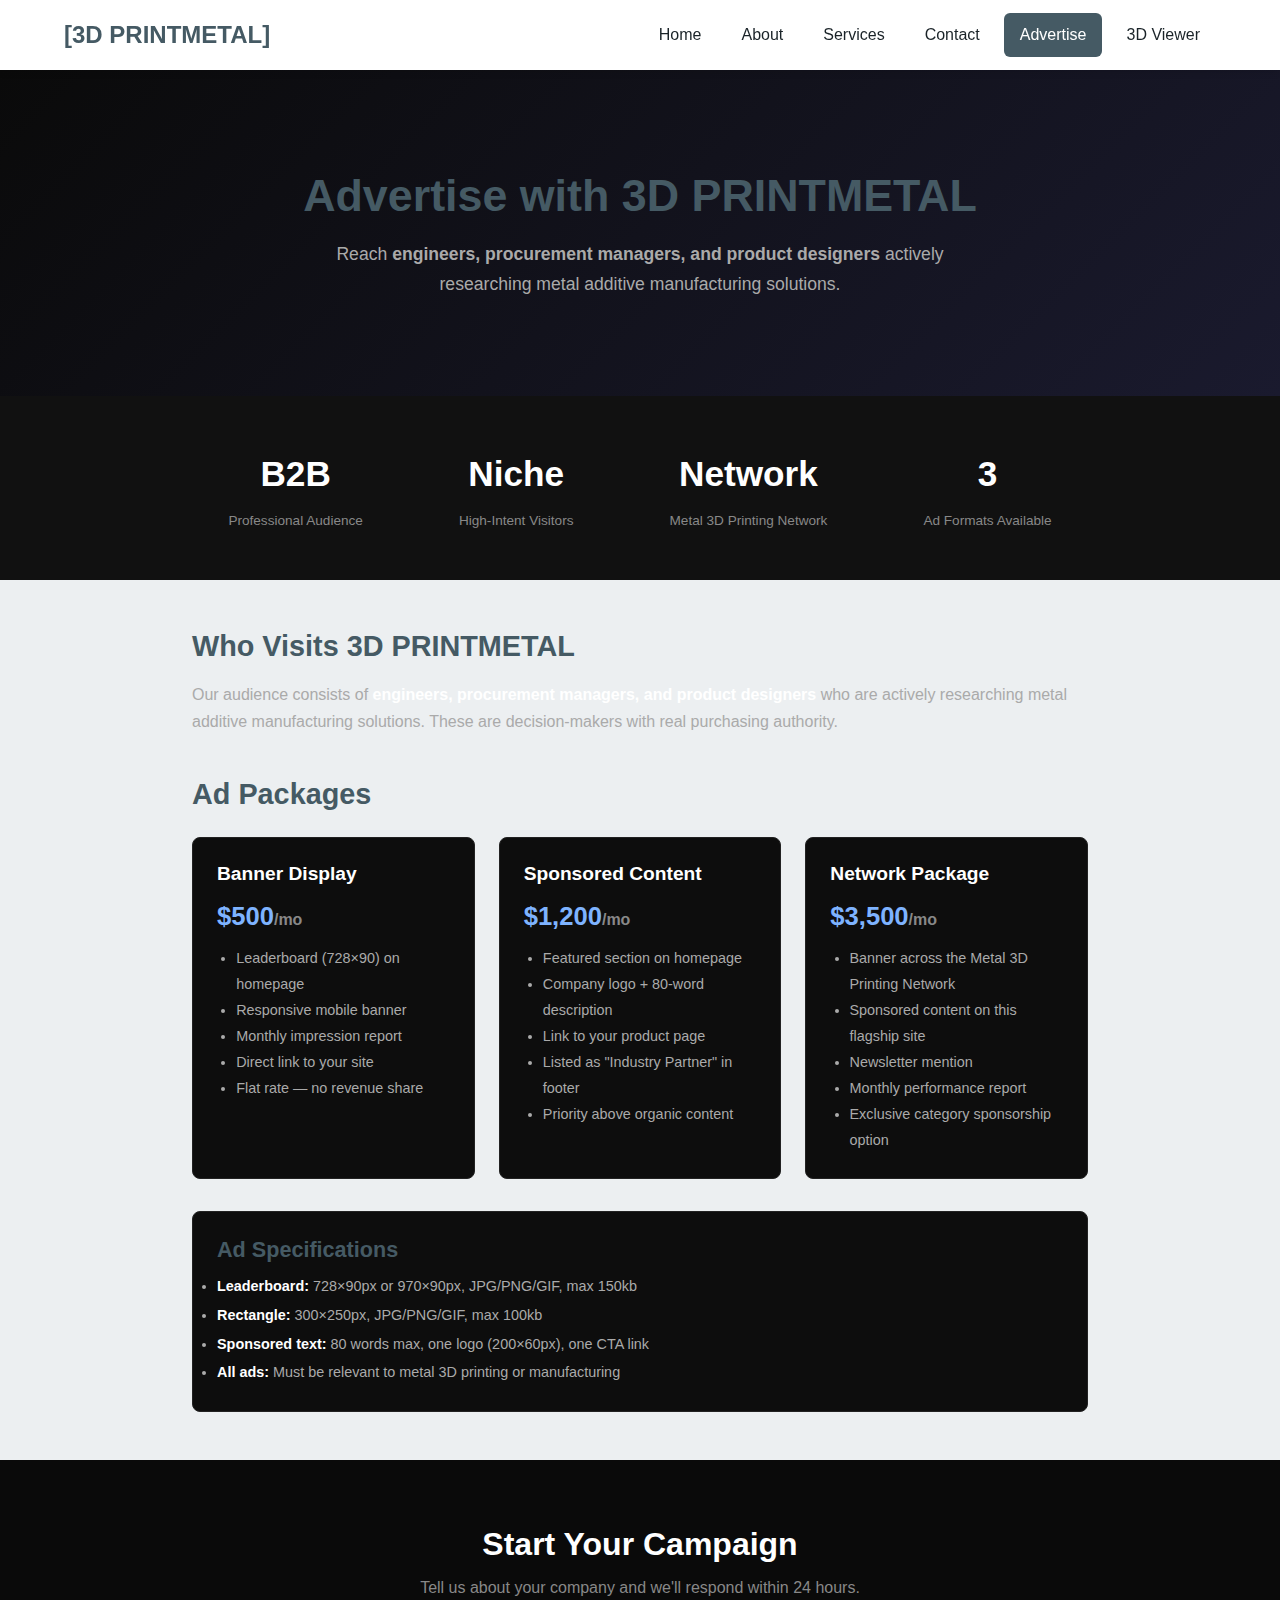
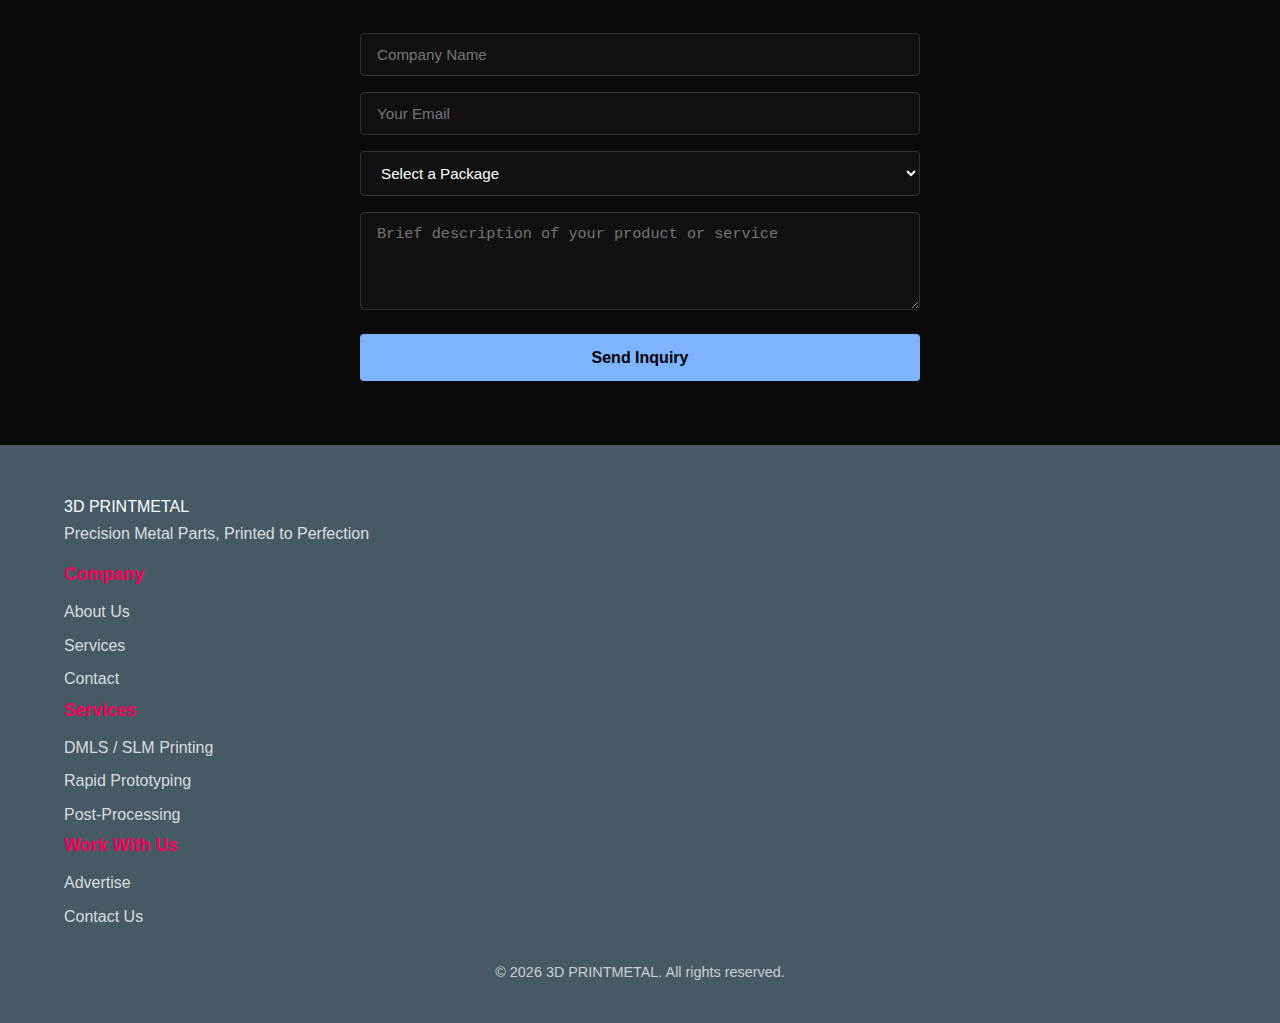
<file: advertise.html>
<!DOCTYPE html>
<html lang="en">
<head>
    <meta charset="UTF-8">
    <meta name="viewport" content="width=device-width, initial-scale=1.0">
    <meta name="description" content="Advertise with 3D PRINTMETAL — reach engineers, procurement managers, and product designers actively researching metal additive manufacturing.">
    <title>Advertise with 3D PRINTMETAL | Reach Metal 3D Printing Professionals</title>
    <link rel="stylesheet" href="css/style.css">
    <style>
      .advertise-hero{background:linear-gradient(135deg,#0a0a0a 0%,#1a1a2e 100%);color:#fff;padding:6rem 2rem 4rem;text-align:center;}
      .advertise-hero h1{font-size:2.8rem;margin-bottom:1rem;}
      .advertise-hero p{font-size:1.1rem;color:#aaa;max-width:640px;margin:0 auto 2rem;}
      .stats-row{display:flex;justify-content:center;gap:2rem;flex-wrap:wrap;background:#111;padding:2rem;text-align:center;}
      .stat-box{padding:1rem 2rem;}
      .stat-box .num{font-size:2.2rem;font-weight:700;color:#fff;}
      .stat-box .label{font-size:0.85rem;color:#888;margin-top:0.3rem;}
      .section{max-width:960px;margin:0 auto;padding:3rem 2rem;}
      .section h2{font-size:1.8rem;margin-bottom:1rem;}
      .packages{display:grid;grid-template-columns:repeat(auto-fit,minmax(260px,1fr));gap:1.5rem;margin-top:1.5rem;}
      .package-card{border:1px solid #222;border-radius:8px;padding:1.5rem;background:#0d0d0d;}
      .package-card h3{font-size:1.2rem;color:#fff;margin-bottom:0.5rem;}
      .package-card .price{font-size:1.6rem;font-weight:700;color:#7eb3ff;margin:0.5rem 0;}
      .package-card ul{color:#aaa;font-size:0.9rem;padding-left:1.2rem;line-height:1.8;}
      .contact-section{background:#0a0a0a;padding:4rem 2rem;text-align:center;}
      .contact-section h2{color:#fff;margin-bottom:0.5rem;}
      .contact-section p{color:#888;margin-bottom:2rem;}
      .adv-form{max-width:560px;margin:0 auto;text-align:left;}
      .adv-form input,.adv-form select,.adv-form textarea{width:100%;padding:0.75rem 1rem;margin-bottom:1rem;background:#111;border:1px solid #333;color:#fff;border-radius:4px;font-size:0.95rem;box-sizing:border-box;}
      .adv-form button{width:100%;padding:0.9rem;background:#7eb3ff;color:#000;border:none;border-radius:4px;font-weight:700;font-size:1rem;cursor:pointer;}
    </style>
</head>
<body>
  <div class="grain-overlay"></div>
  <header class="site-header">
    <nav class="navbar">
      <div class="nav-container">
        <a href="index.html" class="nav-logo">
          <span class="logo-bracket">[</span><span class="logo-text">3D PRINTMETAL</span><span class="logo-bracket">]</span>
        </a>
        <ul class="nav-menu">
          <li><a href="index.html" class="nav-link">Home</a></li>
          <li><a href="about.html" class="nav-link">About</a></li>
          <li><a href="services.html" class="nav-link">Services</a></li>
          <li><a href="contact.html" class="nav-link">Contact</a></li>
          <li><a href="advertise.html" class="nav-link active">Advertise</a></li>
                    <li><a href="viewer.html" class="nav-link">3D Viewer</a></li>
        </ul>
      </div>
    </nav>
  </header>
  <main>
    <section class="advertise-hero">
      <h1>Advertise with 3D PRINTMETAL</h1>
      <p>Reach <strong>engineers, procurement managers, and product designers</strong> actively researching metal additive manufacturing solutions.</p>
    </section>
    <div class="stats-row">
      <div class="stat-box"><div class="num">B2B</div><div class="label">Professional Audience</div></div>
      <div class="stat-box"><div class="num">Niche</div><div class="label">High-Intent Visitors</div></div>
      <div class="stat-box"><div class="num">Network</div><div class="label">Metal 3D Printing Network</div></div>
      <div class="stat-box"><div class="num">3</div><div class="label">Ad Formats Available</div></div>
    </div>
    <section class="section">
      <h2>Who Visits 3D PRINTMETAL</h2>
      <p style="color:#aaa;">Our audience consists of <strong style="color:#fff;">engineers, procurement managers, and product designers</strong> who are actively researching metal additive manufacturing solutions. These are decision-makers with real purchasing authority.</p>
      <h2 style="margin-top:2.5rem;">Ad Packages</h2>
      <div class="packages">
        <div class="package-card">
          <h3>Banner Display</h3>
          <div class="price">$500<span style="font-size:1rem;color:#888;">/mo</span></div>
          <ul>
            <li>Leaderboard (728×90) on homepage</li>
            <li>Responsive mobile banner</li>
            <li>Monthly impression report</li>
            <li>Direct link to your site</li>
            <li>Flat rate — no revenue share</li>
          </ul>
        </div>
        <div class="package-card">
          <h3>Sponsored Content</h3>
          <div class="price">$1,200<span style="font-size:1rem;color:#888;">/mo</span></div>
          <ul>
            <li>Featured section on homepage</li>
            <li>Company logo + 80-word description</li>
            <li>Link to your product page</li>
            <li>Listed as "Industry Partner" in footer</li>
            <li>Priority above organic content</li>
          </ul>
        </div>
        <div class="package-card">
          <h3>Network Package</h3>
          <div class="price">$3,500<span style="font-size:1rem;color:#888;">/mo</span></div>
          <ul>
            <li>Banner across the Metal 3D Printing Network</li>
            <li>Sponsored content on this flagship site</li>
            <li>Newsletter mention</li>
            <li>Monthly performance report</li>
            <li>Exclusive category sponsorship option</li>
          </ul>
        </div>
      </div>
      <div style="margin-top:2rem;padding:1.5rem;background:#0d0d0d;border:1px solid #222;border-radius:8px;">
        <h3 style="margin-bottom:0.5rem;">Ad Specifications</h3>
        <ul style="color:#aaa;font-size:0.9rem;line-height:2;">
          <li><strong style="color:#fff;">Leaderboard:</strong> 728×90px or 970×90px, JPG/PNG/GIF, max 150kb</li>
          <li><strong style="color:#fff;">Rectangle:</strong> 300×250px, JPG/PNG/GIF, max 100kb</li>
          <li><strong style="color:#fff;">Sponsored text:</strong> 80 words max, one logo (200×60px), one CTA link</li>
          <li><strong style="color:#fff;">All ads:</strong> Must be relevant to metal 3D printing or manufacturing</li>
        </ul>
      </div>
    </section>
    <section class="contact-section">
      <h2>Start Your Campaign</h2>
      <p>Tell us about your company and we'll respond within 24 hours.</p>
      <form class="adv-form" action="https://api.web3forms.com/submit" method="POST">
        <input type="hidden" name="access_key" value="6f33053b-6d08-414b-9615-665f88c98da8">
        <input type="hidden" name="subject" value="Advertising Inquiry — 3D PRINTMETAL">
        <input type="hidden" name="redirect" value="https://3dprintmetal.com/contact.html">
        <input type="text" name="company" placeholder="Company Name" required>
        <input type="email" name="email" placeholder="Your Email" required>
        <select name="package">
          <option value="">Select a Package</option>
          <option value="banner">Banner Display — $500/mo</option>
          <option value="sponsored">Sponsored Content — $1,200/mo</option>
          <option value="network">Network Package — $3,500/mo</option>
          <option value="custom">Custom / Let's Talk</option>
        </select>
        <textarea name="message" rows="4" placeholder="Brief description of your product or service"></textarea>
        <button type="submit">Send Inquiry</button>
      </form>
    </section>
  </main>
  <footer class="site-footer">
    <div class="footer-container">
      <div class="footer-main">
        <div class="footer-brand">
          <div class="footer-logo">3D PRINTMETAL</div>
          <p>Precision Metal Parts, Printed to Perfection</p>
        </div>
        <div class="footer-links">
          <div class="footer-column">
            <h4>Company</h4>
            <ul>
              <li><a href="about.html">About Us</a></li>
              <li><a href="services.html">Services</a></li>
              <li><a href="contact.html">Contact</a></li>
            </ul>
          </div>
          <div class="footer-column">
            <h4>Services</h4>
            <ul>
              <li><a href="services.html">DMLS / SLM Printing</a></li>
              <li><a href="services.html">Rapid Prototyping</a></li>
              <li><a href="services.html">Post-Processing</a></li>
            </ul>
          </div>
          <div class="footer-column">
            <h4>Work With Us</h4>
            <ul>
              <li><a href="advertise.html">Advertise</a></li>
              <li><a href="contact.html">Contact Us</a></li>
            </ul>
          </div>
        </div>
      </div>
      <div class="footer-bottom">
        <p>&copy; 2026 3D PRINTMETAL. All rights reserved.</p>
      </div>
    </div>
  </footer>
  <script src="js/main.js"></script>
</body>
</html>
</file>
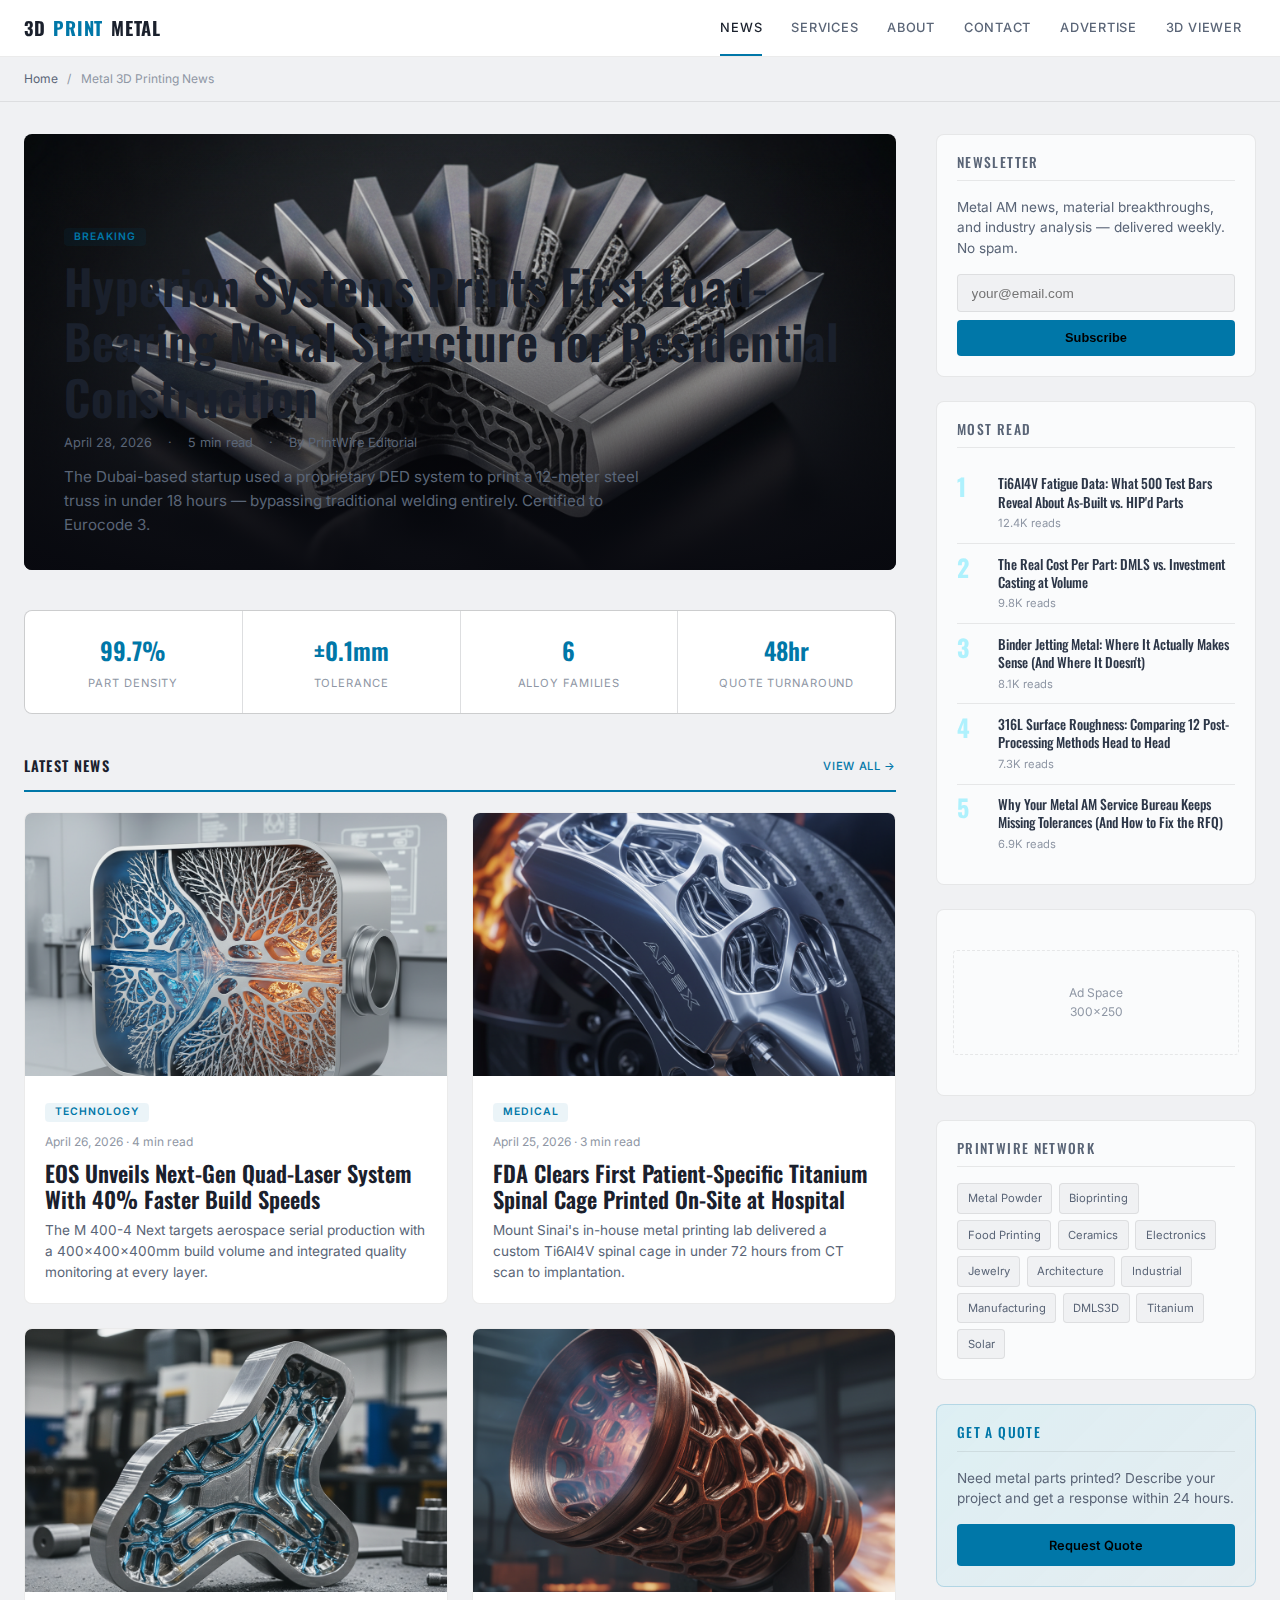
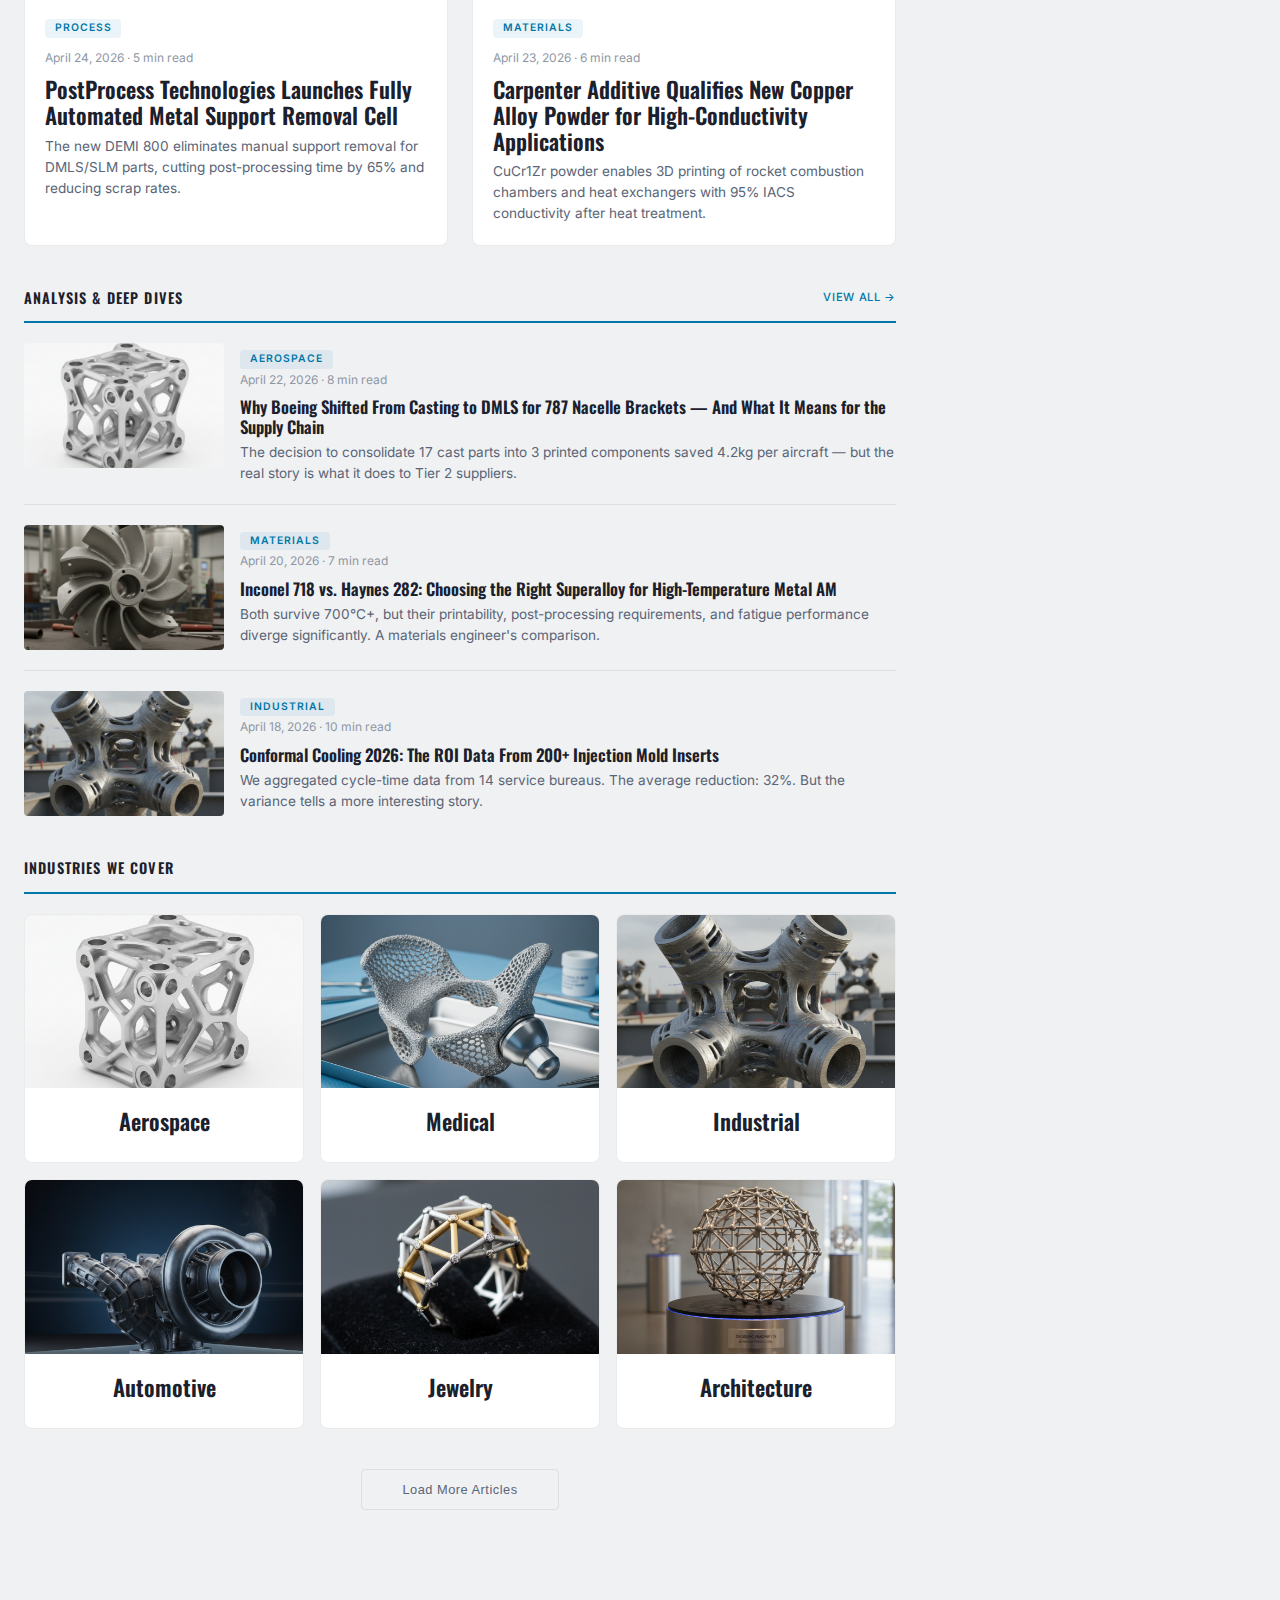
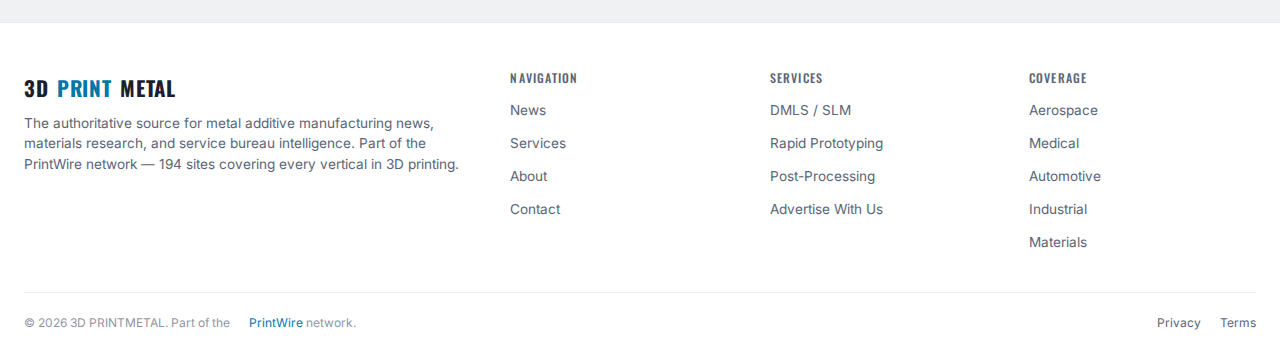
<file: index-editorial.html>
<!DOCTYPE html>
<html lang="en">
<head>
  <meta charset="UTF-8">
  <meta name="viewport" content="width=device-width, initial-scale=1.0">
  <meta name="description" content="3D Printmetal — Metal additive manufacturing news, research, and services. DMLS, SLM, EBM coverage for aerospace, medical, and industrial applications.">
  <title>3D PRINTMETAL — Metal Additive Manufacturing News &amp; Services</title>
  <link rel="preconnect" href="https://fonts.googleapis.com">
  <link rel="preconnect" href="https://fonts.gstatic.com" crossorigin>
  <link href="https://fonts.googleapis.com/css2?family=Inter:wght@400;500;600;700&family=Oswald:wght@400;500;600;700&display=swap" rel="stylesheet">
  <link rel="stylesheet" href="css/editorial.css">
</head>
<body>

<!-- ── Header ─────────────────────────────────── -->
<header class="ed-header">
  <div class="ed-header-inner">
    <a href="index-editorial.html" class="ed-logo">
      3D<span class="ed-logo-accent">PRINT</span>METAL
    </a>
    <button class="ed-nav-toggle" aria-label="Menu" onclick="document.querySelector('.ed-nav').classList.toggle('open')">&#9776;</button>
    <nav class="ed-nav">
      <a href="index-editorial.html" class="active">News</a>
      <a href="services.html">Services</a>
      <a href="about.html">About</a>
      <a href="contact.html">Contact</a>
      <a href="advertise.html">Advertise</a>
      <a href="viewer.html">3D Viewer</a>
    </nav>
  </div>
</header>

<!-- ── Breadcrumbs ────────────────────────────── -->
<div class="ed-breadcrumbs">
  <a href="index-editorial.html">Home</a> <span>/</span> Metal 3D Printing News
</div>

<!-- ── Main Layout ────────────────────────────── -->
<div class="ed-layout">
  <div class="ed-main">

    <!-- Featured Story -->
    <article class="ed-hero">
      <img src="images/hero-main.png" alt="Hyperion Systems 3D printed construction">
      <div class="ed-hero-overlay"></div>
      <div class="ed-hero-content">
        <span class="ed-badge">Breaking</span>
        <h1><a href="#">Hyperion Systems Prints First Load-Bearing Metal Structure for Residential Construction</a></h1>
        <div class="ed-hero-meta">
          <span>April 28, 2026</span>
          <span>·</span>
          <span>5 min read</span>
          <span>·</span>
          <span>By PrintWire Editorial</span>
        </div>
        <p class="ed-hero-excerpt">The Dubai-based startup used a proprietary DED system to print a 12-meter steel truss in under 18 hours — bypassing traditional welding entirely. Certified to Eurocode 3.</p>
      </div>
    </article>

    <!-- Stats Bar -->
    <div class="ed-stats">
      <div class="ed-stat">
        <div class="ed-stat-value">99.7%</div>
        <div class="ed-stat-label">Part Density</div>
      </div>
      <div class="ed-stat">
        <div class="ed-stat-value">±0.1mm</div>
        <div class="ed-stat-label">Tolerance</div>
      </div>
      <div class="ed-stat">
        <div class="ed-stat-value">6</div>
        <div class="ed-stat-label">Alloy Families</div>
      </div>
      <div class="ed-stat">
        <div class="ed-stat-value">48hr</div>
        <div class="ed-stat-label">Quote Turnaround</div>
      </div>
    </div>

    <!-- Latest News — Card Grid -->
    <div class="ed-section-label">
      Latest News
      <a href="#">View All &rarr;</a>
    </div>
    <div class="ed-card-grid">
      <article class="ed-card">
        <img class="ed-card-img" src="images/dmls-printing.png" alt="EOS M 400-4 multi-laser system">
        <div class="ed-card-body">
          <span class="ed-badge">Technology</span>
          <div class="ed-card-meta">April 26, 2026 · 4 min read</div>
          <h3><a href="#">EOS Unveils Next-Gen Quad-Laser System With 40% Faster Build Speeds</a></h3>
          <p class="ed-card-excerpt">The M 400-4 Next targets aerospace serial production with a 400×400×400mm build volume and integrated quality monitoring at every layer.</p>
        </div>
      </article>
      <article class="ed-card">
        <img class="ed-card-img" src="images/metal-parts.png" alt="Titanium hip implant printed with EBM">
        <div class="ed-card-body">
          <span class="ed-badge">Medical</span>
          <div class="ed-card-meta">April 25, 2026 · 3 min read</div>
          <h3><a href="#">FDA Clears First Patient-Specific Titanium Spinal Cage Printed On-Site at Hospital</a></h3>
          <p class="ed-card-excerpt">Mount Sinai's in-house metal printing lab delivered a custom Ti6Al4V spinal cage in under 72 hours from CT scan to implantation.</p>
        </div>
      </article>
      <article class="ed-card">
        <img class="ed-card-img" src="images/post-processing.png" alt="Automated post-processing cell">
        <div class="ed-card-body">
          <span class="ed-badge">Process</span>
          <div class="ed-card-meta">April 24, 2026 · 5 min read</div>
          <h3><a href="#">PostProcess Technologies Launches Fully Automated Metal Support Removal Cell</a></h3>
          <p class="ed-card-excerpt">The new DEMI 800 eliminates manual support removal for DMLS/SLM parts, cutting post-processing time by 65% and reducing scrap rates.</p>
        </div>
      </article>
      <article class="ed-card">
        <img class="ed-card-img" src="images/metal-powder.png" alt="Metal powder characterization">
        <div class="ed-card-body">
          <span class="ed-badge">Materials</span>
          <div class="ed-card-meta">April 23, 2026 · 6 min read</div>
          <h3><a href="#">Carpenter Additive Qualifies New Copper Alloy Powder for High-Conductivity Applications</a></h3>
          <p class="ed-card-excerpt">CuCr1Zr powder enables 3D printing of rocket combustion chambers and heat exchangers with 95% IACS conductivity after heat treatment.</p>
        </div>
      </article>
    </div>

    <!-- More Stories — List Format -->
    <div class="ed-section-label">
      Analysis &amp; Deep Dives
      <a href="#">View All &rarr;</a>
    </div>
    <div class="ed-list">
      <article class="ed-list-item">
        <img src="images/aerospace.png" alt="Topology-optimized aerospace bracket">
        <div>
          <span class="ed-badge">Aerospace</span>
          <div class="ed-card-meta">April 22, 2026 · 8 min read</div>
          <h3><a href="#">Why Boeing Shifted From Casting to DMLS for 787 Nacelle Brackets — And What It Means for the Supply Chain</a></h3>
          <p class="ed-card-excerpt">The decision to consolidate 17 cast parts into 3 printed components saved 4.2kg per aircraft — but the real story is what it does to Tier 2 suppliers.</p>
        </div>
      </article>
      <article class="ed-list-item">
        <img src="images/impeller.png" alt="Inconel 718 impeller">
        <div>
          <span class="ed-badge">Materials</span>
          <div class="ed-card-meta">April 20, 2026 · 7 min read</div>
          <h3><a href="#">Inconel 718 vs. Haynes 282: Choosing the Right Superalloy for High-Temperature Metal AM</a></h3>
          <p class="ed-card-excerpt">Both survive 700°C+, but their printability, post-processing requirements, and fatigue performance diverge significantly. A materials engineer's comparison.</p>
        </div>
      </article>
      <article class="ed-list-item">
        <img src="images/industrial.png" alt="Conformal cooling insert">
        <div>
          <span class="ed-badge">Industrial</span>
          <div class="ed-card-meta">April 18, 2026 · 10 min read</div>
          <h3><a href="#">Conformal Cooling 2026: The ROI Data From 200+ Injection Mold Inserts</a></h3>
          <p class="ed-card-excerpt">We aggregated cycle-time data from 14 service bureaus. The average reduction: 32%. But the variance tells a more interesting story.</p>
        </div>
      </article>
    </div>

    <!-- Industries Section -->
    <div class="ed-section-label">
      Industries We Cover
    </div>
    <div class="ed-card-grid" style="grid-template-columns: repeat(3, 1fr); gap: 1rem; margin-bottom: 2.5rem;">
      <a href="#" class="ed-card" style="text-align:center;">
        <img class="ed-card-img" src="images/aerospace.png" alt="Aerospace">
        <div class="ed-card-body"><h3>Aerospace</h3></div>
      </a>
      <a href="#" class="ed-card" style="text-align:center;">
        <img class="ed-card-img" src="images/medical.png" alt="Medical">
        <div class="ed-card-body"><h3>Medical</h3></div>
      </a>
      <a href="#" class="ed-card" style="text-align:center;">
        <img class="ed-card-img" src="images/industrial.png" alt="Industrial">
        <div class="ed-card-body"><h3>Industrial</h3></div>
      </a>
      <a href="#" class="ed-card" style="text-align:center;">
        <img class="ed-card-img" src="images/automotive.png" alt="Automotive">
        <div class="ed-card-body"><h3>Automotive</h3></div>
      </a>
      <a href="#" class="ed-card" style="text-align:center;">
        <img class="ed-card-img" src="images/jewelry.png" alt="Jewelry">
        <div class="ed-card-body"><h3>Jewelry</h3></div>
      </a>
      <a href="#" class="ed-card" style="text-align:center;">
        <img class="ed-card-img" src="images/lattice-dome.png" alt="Architecture">
        <div class="ed-card-body"><h3>Architecture</h3></div>
      </a>
    </div>

    <!-- Load More -->
    <div class="ed-load-more">
      <button>Load More Articles</button>
    </div>

  </div>

  <!-- ── Sidebar ─────────────────────────────── -->
  <aside class="ed-sidebar">

    <!-- Newsletter -->
    <div class="ed-sidebar-block ed-newsletter">
      <h4>Newsletter</h4>
      <p>Metal AM news, material breakthroughs, and industry analysis — delivered weekly. No spam.</p>
      <form action="https://api.web3forms.com/submit" method="POST" onsubmit="this.querySelector('button').textContent='Subscribed!';this.querySelector('button').disabled=true;">
        <input type="hidden" name="access_key" value="6f33053b-6d08-414b-9615-665f88c98da8">
        <input type="hidden" name="subject" value="Newsletter Signup — 3dprintmetal.com">
        <input type="hidden" name="from_name" value="Newsletter Signup">
        <input type="hidden" name="ccs" value="printwire@gmail.com">
        <input type="email" name="email" placeholder="your@email.com" required>
        <button type="submit">Subscribe</button>
      </form>
    </div>

    <!-- Popular Stories -->
    <div class="ed-sidebar-block">
      <h4>Most Read</h4>
      <div class="ed-popular-item">
        <span class="ed-popular-num">1</span>
        <div>
          <h3><a href="#">Ti6Al4V Fatigue Data: What 500 Test Bars Reveal About As-Built vs. HIP'd Parts</a></h3>
          <div class="ed-popular-meta">12.4K reads</div>
        </div>
      </div>
      <div class="ed-popular-item">
        <span class="ed-popular-num">2</span>
        <div>
          <h3><a href="#">The Real Cost Per Part: DMLS vs. Investment Casting at Volume</a></h3>
          <div class="ed-popular-meta">9.8K reads</div>
        </div>
      </div>
      <div class="ed-popular-item">
        <span class="ed-popular-num">3</span>
        <div>
          <h3><a href="#">Binder Jetting Metal: Where It Actually Makes Sense (And Where It Doesn't)</a></h3>
          <div class="ed-popular-meta">8.1K reads</div>
        </div>
      </div>
      <div class="ed-popular-item">
        <span class="ed-popular-num">4</span>
        <div>
          <h3><a href="#">316L Surface Roughness: Comparing 12 Post-Processing Methods Head to Head</a></h3>
          <div class="ed-popular-meta">7.3K reads</div>
        </div>
      </div>
      <div class="ed-popular-item">
        <span class="ed-popular-num">5</span>
        <div>
          <h3><a href="#">Why Your Metal AM Service Bureau Keeps Missing Tolerances (And How to Fix the RFQ)</a></h3>
          <div class="ed-popular-meta">6.9K reads</div>
        </div>
      </div>
    </div>

    <!-- Ad Placeholder -->
    <div class="ed-sidebar-block" style="text-align:center; color: var(--text-faint); font-size: 0.75rem; padding: 2.5rem 1rem;">
      <div style="border: 1px dashed var(--border); border-radius: 4px; padding: 2rem 1rem;">
        Ad Space<br>300×250
      </div>
    </div>

    <!-- Network Links -->
    <div class="ed-sidebar-block">
      <h4>PrintWire Network</h4>
      <div class="ed-network-links">
        <a href="https://metalpowder.co">Metal Powder</a>
        <a href="https://3dprinttissue.com">Bioprinting</a>
        <a href="https://3dprintfood.com">Food Printing</a>
        <a href="https://3dprintceramic.com">Ceramics</a>
        <a href="https://3dprintcircuitry.com">Electronics</a>
        <a href="https://3dprintjewelry.com">Jewelry</a>
        <a href="https://3dprintarchitecture.com">Architecture</a>
        <a href="https://3dprintpipes.com">Industrial</a>
        <a href="https://sendcutship.com">Manufacturing</a>
        <a href="https://dmls3d.com">DMLS3D</a>
        <a href="https://3dprinttitanium.com">Titanium</a>
        <a href="https://3dprintsolar.com">Solar</a>
      </div>
    </div>

    <!-- Quick Quote CTA -->
    <div class="ed-sidebar-block" style="background: linear-gradient(135deg, rgba(0,217,255,0.08), rgba(0,168,204,0.04)); border-color: var(--border-accent);">
      <h4 style="color: var(--accent);">Get a Quote</h4>
      <p style="font-size: 0.85rem; color: var(--text-dim); margin-bottom: 1rem; line-height: 1.5;">Need metal parts printed? Describe your project and get a response within 24 hours.</p>
      <a href="contact.html" style="display:block;text-align:center;padding:0.65rem;background:var(--accent);border-radius:4px;color:#000;font-weight:600;font-size:0.8rem;transition:background 0.25s;" onmouseover="this.style.background='var(--accent-dark)'" onmouseout="this.style.background='var(--accent)'">Request Quote</a>
    </div>

  </aside>
</div>

<!-- ── Footer ─────────────────────────────────── -->
<footer class="ed-footer">
  <div class="ed-footer-inner">
    <div class="ed-footer-brand">
      <div class="ed-logo" style="font-size:1.3rem; margin-bottom: 0.5rem;">3D<span class="ed-logo-accent">PRINT</span>METAL</div>
      <p>The authoritative source for metal additive manufacturing news, materials research, and service bureau intelligence. Part of the PrintWire network — 194 sites covering every vertical in 3D printing.</p>
    </div>
    <div>
      <h4>Navigation</h4>
      <ul>
        <li><a href="index-editorial.html">News</a></li>
        <li><a href="services.html">Services</a></li>
        <li><a href="about.html">About</a></li>
        <li><a href="contact.html">Contact</a></li>
      </ul>
    </div>
    <div>
      <h4>Services</h4>
      <ul>
        <li><a href="services.html">DMLS / SLM</a></li>
        <li><a href="services.html">Rapid Prototyping</a></li>
        <li><a href="services.html">Post-Processing</a></li>
        <li><a href="advertise.html">Advertise With Us</a></li>
      </ul>
    </div>
    <div>
      <h4>Coverage</h4>
      <ul>
        <li><a href="#">Aerospace</a></li>
        <li><a href="#">Medical</a></li>
        <li><a href="#">Automotive</a></li>
        <li><a href="#">Industrial</a></li>
        <li><a href="#">Materials</a></li>
      </ul>
    </div>
  </div>
  <div class="ed-footer-bottom">
    <span>&copy; 2026 3D PRINTMETAL. Part of the <a href="https://3dprint.space" style="color:var(--accent);">PrintWire</a> network.</span>
    <span>
      <a href="#">Privacy</a>
      <a href="#">Terms</a>
    </span>
  </div>
</footer>

<script>
// Mobile nav toggle
document.querySelector('.ed-nav-toggle')?.addEventListener('click', () => {
  document.querySelector('.ed-nav').classList.toggle('open');
});
</script>
</body>
</html>
</file>
<file: css/style.css>
/* ============================================
   Site-specific styles
   Generated for: 3dprintmetal.com
   ============================================ */

/* CSS Custom Properties */
:root {
    --primary: #455A64;
    --secondary: #78909C;
    --accent: #F50057;
    --background: #ECEFF1;
    --text: #1A2328;
    --font-heading: 'Playfair Display', sans-serif;
    --font-body: 'Rubik', sans-serif;
    --radius: 6px;
    --card-radius: 8px;
    --shadow: 0 4px 6px rgba(0, 0, 0, 0.07);
    --shadow-lg: 0 10px 25px rgba(0, 0, 0, 0.1);
    --transition: all 0.3s ease;
    --max-width: 1200px;
}

/* Reset & Base */
*, *::before, *::after {
    margin: 0;
    padding: 0;
    box-sizing: border-box;
}

html {
    scroll-behavior: smooth;
    font-size: 16px;
}

body {
    font-family: var(--font-body);
    color: var(--text);
    background-color: var(--background);
    line-height: 1.7;
    -webkit-font-smoothing: antialiased;
}

h1, h2, h3, h4, h5, h6 {
    font-family: var(--font-heading);
    line-height: 1.3;
    margin-bottom: 0.75em;
    color: var(--primary);
}

h1 { font-size: 2.5rem; font-weight: 700; }
h2 { font-size: 2rem; font-weight: 600; }
h3 { font-size: 1.35rem; font-weight: 600; }
h4 { font-size: 1.1rem; font-weight: 600; }

p {
    margin-bottom: 1em;
    line-height: 1.7;
}

a {
    color: var(--primary);
    text-decoration: none;
    transition: var(--transition);
}

a:hover {
    color: var(--accent);
}

img {
    max-width: 100%;
    height: auto;
}

.container {
    max-width: var(--max-width);
    margin: 0 auto;
    padding: 0 1.5rem;
}

/* ============================================
   Navigation
   ============================================ */
.site-header {
    position: sticky;
    top: 0;
    z-index: 1000;
    background: #fff;
    box-shadow: var(--shadow);
}

.navbar {
    padding: 0;
}

.nav-container {
    max-width: var(--max-width);
    margin: 0 auto;
    padding: 0 1.5rem;
    display: flex;
    justify-content: space-between;
    align-items: center;
    height: 70px;
}

.nav-logo {
    font-family: var(--font-heading);
    font-size: 1.5rem;
    font-weight: 700;
    color: var(--primary);
    text-decoration: none;
}

.nav-logo:hover {
    color: var(--accent);
}

.nav-menu {
    display: flex;
    list-style: none;
    gap: 0.5rem;
}

.nav-menu li a {
    display: block;
    padding: 0.5rem 1rem;
    color: var(--text);
    font-weight: 500;
    border-radius: var(--radius);
    transition: var(--transition);
    text-decoration: none;
}

.nav-menu li a:hover,
.nav-menu li a.active {
    color: #fff;
    background-color: var(--primary);
}

.nav-toggle {
    display: none;
    background: none;
    border: none;
    cursor: pointer;
    padding: 0.5rem;
    z-index: 1001;
}

.hamburger {
    display: block;
    width: 24px;
    height: 2px;
    background-color: var(--text);
    position: relative;
    transition: var(--transition);
}

.hamburger::before,
.hamburger::after {
    content: '';
    position: absolute;
    width: 24px;
    height: 2px;
    background-color: var(--text);
    transition: var(--transition);
}

.hamburger::before {
    top: -7px;
}

.hamburger::after {
    top: 7px;
}

/* ============================================
   Hero Section
   ============================================ */
.hero {
    padding: 6rem 1.5rem;
    text-align: center;
    background: linear-gradient(160deg, #455A64 0%, #78909C 100%);
    color: #fff;
    position: relative;
}

.hero-b2c {
    padding: 7rem 1.5rem;
}

.hero-content {
    max-width: 800px;
    margin: 0 auto;
}

.hero h1 {
    font-size: 2.75rem;
    margin-bottom: 1rem;
    color: #fff;
}

.hero-subtitle {
    font-size: 1.2rem;
    margin-bottom: 2rem;
    opacity: 0.95;
    line-height: 1.6;
}

.hero-actions {
    display: flex;
    gap: 1rem;
    justify-content: center;
    flex-wrap: wrap;
}

/* Page Hero (inner pages) */
.page-hero {
    padding: 4rem 1.5rem;
    text-align: center;
    background: linear-gradient(160deg, #455A64 0%, #78909C 100%);
    color: #fff;
}

.page-hero h1 {
    color: #fff;
    margin-bottom: 0.5rem;
}

.page-hero-subtitle {
    font-size: 1.15rem;
    opacity: 0.9;
}

/* ============================================
   Buttons
   ============================================ */
.btn {
    display: inline-block;
    padding: 0.75rem 1.75rem;
    border-radius: var(--radius);
    font-family: var(--font-body);
    font-weight: 600;
    font-size: 1rem;
    text-decoration: none;
    cursor: pointer;
    transition: var(--transition);
    border: 2px solid transparent;
    text-align: center;
}

.btn-primary {
    background-color: var(--accent);
    color: #fff;
    border-color: var(--accent);
}

.btn-primary:hover {
    background-color: transparent;
    color: var(--accent);
    border-color: var(--accent);
}

.btn-secondary {
    background-color: transparent;
    color: #fff;
    border-color: #fff;
}

.btn-secondary:hover {
    background-color: #fff;
    color: var(--primary);
}

.btn-large {
    padding: 1rem 2.25rem;
    font-size: 1.05rem;
}

/* ============================================
   Sections
   ============================================ */
.intro-section,
.services-overview,
.cta-section,
.about-intro,
.about-mission,
.about-values,
.about-why,
.services-detail-section,
.process-section,
.contact-section {
    padding: 4rem 0;
}

.intro-section {
    background: #fff;
}

.services-overview {
    background: var(--background);
}

.cta-section {
    background: var(--primary);
    color: #fff;
    text-align: center;
}

.cta-section h2 {
    color: #fff;
}

.cta-section p {
    max-width: 600px;
    margin: 0 auto 1.5rem;
    opacity: 0.9;
}

.section-subtitle,
.section-intro {
    font-size: 1.1rem;
    color: var(--text);
    opacity: 0.85;
    max-width: 700px;
    margin: 0 auto 2rem;
    text-align: center;
}

.intro-text {
    font-size: 1.1rem;
    max-width: 800px;
    margin: 0 auto;
    text-align: center;
}

/* ============================================
   Services Grid / Cards
   ============================================ */
.services-grid {
    display: grid;
    grid-template-columns: repeat(auto-fit, minmax(260px, 1fr));
    gap: 1.5rem;
    margin-top: 1rem;
}

.service-card {
    background: #fff;
    padding: 2rem;
    border-radius: var(--card-radius);
    box-shadow: var(--shadow);
    transition: var(--transition);
    border-top: 4px solid var(--accent);
}

.service-card:hover {
    transform: translateY(-4px);
    box-shadow: var(--shadow-lg);
}

.service-card h3 {
    color: var(--primary);
    margin-bottom: 0.75rem;
}

.card-link {
    display: inline-block;
    margin-top: 1rem;
    color: var(--accent);
    font-weight: 600;
}

.card-link:hover {
    color: var(--primary);
}

/* Services Detail (services.html) */
.services-list {
    display: grid;
    gap: 2rem;
    margin-top: 1.5rem;
}

.service-detail {
    background: #fff;
    padding: 2rem;
    border-radius: var(--card-radius);
    box-shadow: var(--shadow);
    border-left: 4px solid var(--accent);
}

.service-detail h3 {
    color: var(--primary);
}

/* Process Steps */
.process-steps {
    display: grid;
    grid-template-columns: repeat(auto-fit, minmax(220px, 1fr));
    gap: 1.5rem;
    margin-top: 1.5rem;
}

.process-step {
    text-align: center;
    padding: 2rem 1.5rem;
    background: #fff;
    border-radius: var(--card-radius);
    box-shadow: var(--shadow);
}

.step-number {
    width: 48px;
    height: 48px;
    border-radius: 50%;
    background: var(--primary);
    color: #fff;
    display: flex;
    align-items: center;
    justify-content: center;
    font-family: var(--font-heading);
    font-weight: 700;
    font-size: 1.25rem;
    margin: 0 auto 1rem;
}

/* ============================================
   Values Grid (about.html)
   ============================================ */
.values-grid {
    display: grid;
    grid-template-columns: repeat(auto-fit, minmax(250px, 1fr));
    gap: 1.5rem;
    margin-top: 1rem;
}

.value-card {
    background: #fff;
    padding: 2rem;
    border-radius: var(--card-radius);
    box-shadow: var(--shadow);
    border-top: 3px solid var(--secondary);
}

.value-card h3 {
    color: var(--secondary);
}

/* About sections */
.about-intro,
.about-why {
    background: #fff;
}

.about-mission {
    background: var(--background);
}

.about-values {
    background: var(--background);
}

.about-why {
    text-align: center;
}

.about-why p {
    max-width: 800px;
    margin: 0 auto 1.5rem;
}

/* ============================================
   Contact Section
   ============================================ */
.contact-grid {
    display: grid;
    grid-template-columns: 1fr 1fr;
    gap: 3rem;
    align-items: start;
}

.contact-info h2 {
    margin-bottom: 1rem;
}

.contact-details {
    margin-top: 2rem;
}

.contact-item {
    margin-bottom: 1.5rem;
}

.contact-item h4 {
    color: var(--secondary);
    margin-bottom: 0.25rem;
}

.contact-form-wrapper {
    background: #fff;
    padding: 2.5rem;
    border-radius: var(--card-radius);
    box-shadow: var(--shadow-lg);
}

.contact-form-wrapper h2 {
    margin-bottom: 1.5rem;
}

.form-group {
    margin-bottom: 1.25rem;
}

.form-group label {
    display: block;
    margin-bottom: 0.4rem;
    font-weight: 600;
    color: var(--text);
    font-size: 0.95rem;
}

.required {
    color: #e74c3c;
}

.form-group input[type="text"],
.form-group input[type="email"],
.form-group input[type="tel"],
.form-group textarea {
    width: 100%;
    padding: 0.75rem 1rem;
    border: 2px solid #e0e0e0;
    border-radius: var(--radius);
    font-family: var(--font-body);
    font-size: 1rem;
    color: var(--text);
    transition: var(--transition);
    background: var(--background);
}

.form-group input:focus,
.form-group textarea:focus {
    outline: none;
    border-color: var(--primary);
    box-shadow: 0 0 0 3px rgba(0, 0, 0, 0.05);
}

.form-group input[type="file"] {
    font-family: var(--font-body);
    font-size: 0.95rem;
    padding: 0.5rem 0;
}

.btn-submit {
    width: 100%;
    border: 2px solid var(--accent);
}

/* ============================================
   Footer
   ============================================ */
.site-footer {
    background: var(--primary);
    color: #fff;
    padding: 3rem 0 0;
}

.footer-container {
    max-width: var(--max-width);
    margin: 0 auto;
    padding: 0 1.5rem;
}

.footer-content {
    display: grid;
    grid-template-columns: 2fr 1fr 1fr;
    gap: 2rem;
    padding-bottom: 2rem;
    border-bottom: 1px solid rgba(255, 255, 255, 0.15);
}

.footer-brand h3 {
    color: #fff;
    margin-bottom: 0.5rem;
}

.footer-brand p {
    opacity: 0.8;
}

.footer-links h4,
.footer-contact h4 {
    color: var(--accent);
    margin-bottom: 0.75rem;
}

.footer-links ul {
    list-style: none;
}

.footer-links ul li {
    margin-bottom: 0.4rem;
}

.footer-links ul li a {
    color: rgba(255, 255, 255, 0.8);
    text-decoration: none;
    transition: var(--transition);
}

.footer-links ul li a:hover {
    color: var(--accent);
}

.footer-contact p {
    opacity: 0.8;
    margin-bottom: 1rem;
}

.footer-cta {
    display: inline-block;
    padding: 0.5rem 1.25rem;
    border: 2px solid var(--accent);
    color: var(--accent);
    border-radius: var(--radius);
    font-weight: 600;
    transition: var(--transition);
    text-decoration: none;
}

.footer-cta:hover {
    background: var(--accent);
    color: #fff;
}

.footer-bottom {
    text-align: center;
    padding: 1.5rem 0;
    font-size: 0.9rem;
    opacity: 0.7;
}

/* ============================================
   Responsive Design
   ============================================ */
@media (max-width: 768px) {
    h1 { font-size: 2rem; }
    h2 { font-size: 1.5rem; }

    .nav-toggle {
        display: block;
    }

    .nav-menu {
        position: fixed;
        top: 0;
        right: -100%;
        width: 280px;
        height: 100vh;
        background: #fff;
        flex-direction: column;
        padding: 5rem 2rem 2rem;
        box-shadow: -5px 0 15px rgba(0, 0, 0, 0.1);
        transition: right 0.3s ease;
        z-index: 1000;
    }

    .nav-menu.active {
        right: 0;
    }

    .nav-menu li a {
        padding: 0.75rem 1rem;
        font-size: 1.1rem;
    }

    .hero {
        padding: 4rem 1.5rem;
    }

    .hero h1 {
        font-size: 2rem;
    }

    .hero-subtitle {
        font-size: 1rem;
    }

    .hero-actions {
        flex-direction: column;
        align-items: center;
    }

    .contact-grid {
        grid-template-columns: 1fr;
    }

    .footer-content {
        grid-template-columns: 1fr;
        text-align: center;
    }

    .page-hero {
        padding: 3rem 1.5rem;
    }

    .services-grid {
        grid-template-columns: 1fr;
    }

    .process-steps {
        grid-template-columns: 1fr;
    }

    .values-grid {
        grid-template-columns: 1fr;
    }

    /* Hamburger animation when active */
    .nav-toggle.active .hamburger {
        background-color: transparent;
    }

    .nav-toggle.active .hamburger::before {
        transform: rotate(45deg);
        top: 0;
    }

    .nav-toggle.active .hamburger::after {
        transform: rotate(-45deg);
        top: 0;
    }
}

@media (max-width: 480px) {
    h1 { font-size: 1.75rem; }
    h2 { font-size: 1.35rem; }

    .hero {
        padding: 3rem 1rem;
    }

    .btn {
        padding: 0.65rem 1.25rem;
        font-size: 0.95rem;
    }

    .contact-form-wrapper {
        padding: 1.5rem;
    }
}
</file>
<file: css/editorial.css>
/* ============================================
   3dprintmetal.com — Editorial Layout
   Inspired by 3dnatives.com, modernized
   ============================================ */

/* ── Shared Tokens ───────────────────────────── */
:root {
  --accent: #00a8cc;
  --accent-dark: #008fad;
  --accent-dim: rgba(0,168,204,0.12);
  --red: #e53e3e;
  --radius: 8px;
  --radius-sm: 4px;
  --font-display: 'Oswald', sans-serif;
  --font-body: 'Inter', sans-serif;
  --transition: 0.25s cubic-bezier(0.4,0,0.2,1);
}

/* ── Dark Mode (default) ─────────────────────── */
:root, [data-theme="dark"] {
  --bg: #08090f;
  --bg-surface: #0e1019;
  --bg-card: #141620;
  --bg-card-hover: #1a1d2e;
  --bg-sidebar: #0f1118;
  --text: #e2e4e8;
  --text-dim: #8a8f9d;
  --text-faint: #555a68;
  --heading: #ffffff;
  --border: rgba(255,255,255,0.06);
  --border-accent: rgba(0,168,204,0.2);
  --shadow: 0 1px 3px rgba(0,0,0,0.4);
  --shadow-hover: 0 8px 24px rgba(0,0,0,0.5);
  --header-bg: rgba(8,9,15,0.92);
  --badge-bg: rgba(0,168,204,0.12);
  --input-bg: #0a0b12;
}

/* ── Light Mode ──────────────────────────────── */
[data-theme="light"] {
  --accent: #0077a8;
  --accent-dark: #005f85;
  --accent-dim: rgba(0,119,168,0.08);
  --bg: #f5f6f8;
  --bg-surface: #ffffff;
  --bg-card: #ffffff;
  --bg-card-hover: #f0f1f3;
  --bg-sidebar: #fafbfc;
  --text: #2d3748;
  --text-dim: #5a6577;
  --text-faint: #8e96a4;
  --heading: #1a202c;
  --border: rgba(0,0,0,0.08);
  --border-accent: rgba(0,119,168,0.2);
  --shadow: 0 1px 3px rgba(0,0,0,0.06);
  --shadow-hover: 0 8px 24px rgba(0,0,0,0.1);
  --header-bg: rgba(255,255,255,0.95);
  --badge-bg: rgba(0,119,168,0.08);
  --input-bg: #f0f1f3;
}

/* System preference when no manual choice */
@media (prefers-color-scheme: light) {
  :root:not([data-theme]) {
    --accent: #0077a8;
    --accent-dark: #005f85;
    --accent-dim: rgba(0,119,168,0.08);
    --bg: #f5f6f8;
    --bg-surface: #ffffff;
    --bg-card: #ffffff;
    --bg-card-hover: #f0f1f3;
    --bg-sidebar: #fafbfc;
    --text: #2d3748;
    --text-dim: #5a6577;
    --text-faint: #8e96a4;
    --heading: #1a202c;
    --border: rgba(0,0,0,0.08);
    --border-accent: rgba(0,119,168,0.2);
    --shadow: 0 1px 3px rgba(0,0,0,0.06);
    --shadow-hover: 0 8px 24px rgba(0,0,0,0.1);
    --header-bg: rgba(255,255,255,0.95);
    --badge-bg: rgba(0,119,168,0.08);
    --input-bg: #f0f1f3;
  }
}

/* ── Reset ───────────────────────────────────── */
*,*::before,*::after { margin:0;padding:0;box-sizing:border-box; }
html { scroll-behavior:smooth; font-size:16px; }
body {
  font-family: var(--font-body);
  color: var(--text);
  background: var(--input-bg);
  line-height: 1.65;
  -webkit-font-smoothing: antialiased;
  overflow-x: hidden;
}
a { color: inherit; text-decoration: none; }
img { max-width: 100%; display: block; }

/* ── Typography ──────────────────────────────── */
h1,h2,h3,h4 { font-family: var(--font-display); font-weight: 600; line-height: 1.15; color: var(--heading); }
h1 { font-size: clamp(2rem, 5vw, 3rem); letter-spacing: 0.01em; }
h2 { font-size: clamp(1.5rem, 3.5vw, 2.2rem); }
h3 { font-size: clamp(1.1rem, 2vw, 1.4rem); }
h4 { font-size: 0.85rem; text-transform: uppercase; letter-spacing: 0.1em; color: var(--text-dim); font-weight: 500; }

/* ── Header ──────────────────────────────────── */
.ed-header {
  position: sticky; top: 0; z-index: 100;
  background: var(--header-bg);
  backdrop-filter: blur(16px);
  border-bottom: 1px solid var(--border);
}
.ed-header-inner {
  max-width: 1280px;
  margin: 0 auto;
  display: flex;
  align-items: center;
  justify-content: space-between;
  padding: 0 1.5rem;
  height: 56px;
}
.ed-logo {
  font-family: var(--font-display);
  font-size: 1.15rem;
  font-weight: 700;
  color: var(--heading);
  letter-spacing: 0.04em;
  display: flex; align-items: center; gap: 0.5rem;
}
.ed-logo-accent { color: var(--accent); }
.ed-nav { display: flex; gap: 0; align-items: center; }
.ed-nav a {
  padding: 0 0.9rem;
  font-size: 0.8rem;
  font-weight: 500;
  color: var(--text-dim);
  text-transform: uppercase;
  letter-spacing: 0.06em;
  transition: color var(--transition);
  line-height: 56px;
  position: relative;
}
.ed-nav a:hover, .ed-nav a.active { color: var(--heading); }
.ed-nav a.active::after {
  content: ''; position: absolute; bottom: 0; left: 0.9rem; right: 0.9rem;
  height: 2px; background: var(--accent);
}
.ed-nav-toggle {
  display: none; background: none; border: none; color: var(--text);
  font-size: 1.5rem; cursor: pointer; padding: 0.5rem;
}

/* Theme toggle */
.ed-theme-toggle {
  background: none; border: 1px solid var(--border);
  color: var(--text-dim); cursor: pointer;
  width: 36px; height: 36px;
  border-radius: 50%;
  display: flex; align-items: center; justify-content: center;
  font-size: 1rem;
  transition: all var(--transition);
  margin-left: 0.5rem;
  flex-shrink: 0;
}
.ed-theme-toggle:hover { border-color: var(--accent); color: var(--accent); }

/* ── Breadcrumbs ─────────────────────────────── */
.ed-breadcrumbs {
  max-width: 1280px; margin: 0 auto;
  padding: 0.75rem 1.5rem;
  font-size: 0.75rem;
  color: var(--text-faint);
  border-bottom: 1px solid var(--border);
}
.ed-breadcrumbs a { color: var(--text-dim); transition: color var(--transition); }
.ed-breadcrumbs a:hover { color: var(--accent); }
.ed-breadcrumbs span { margin: 0 0.4rem; }

/* ── Layout ──────────────────────────────────── */
.ed-layout {
  max-width: 1280px;
  margin: 0 auto;
  display: grid;
  grid-template-columns: 1fr 320px;
  gap: 2.5rem;
  padding: 2rem 1.5rem;
  align-items: start;
}
.ed-main { min-width: 0; }
.ed-sidebar { position: sticky; top: 72px; }

/* ── Hero / Featured Story ───────────────────── */
.ed-hero {
  margin-bottom: 2.5rem;
  position: relative;
  border-radius: var(--radius);
  overflow: hidden;
  background: var(--bg-card);
}
.ed-hero img {
  width: 100%;
  aspect-ratio: 16/8;
  object-fit: cover;
  display: block;
}
.ed-hero-overlay {
  position: absolute; inset: 0;
  background: linear-gradient(0deg, rgba(8,9,15,0.95) 0%, rgba(8,9,15,0.3) 50%, transparent 100%);
}
[data-theme="light"] .ed-hero-overlay {
  background: linear-gradient(0deg, rgba(245,246,248,0.97) 0%, rgba(245,246,248,0.4) 50%, transparent 100%);
}
.ed-hero-content {
  position: absolute;
  bottom: 0; left: 0; right: 0;
  padding: 2rem 2.5rem;
}
.ed-hero .ed-badge { margin-bottom: 0.75rem; }
.ed-hero h1 { margin-bottom: 0.5rem; }
.ed-hero h1 a { color: var(--heading); transition: color var(--transition); }
.ed-hero h1 a:hover { color: var(--accent); }
.ed-hero-meta {
  font-size: 0.8rem;
  color: var(--text-dim);
  display: flex; gap: 1rem; align-items: center;
}
.ed-hero-excerpt {
  margin-top: 0.75rem;
  font-size: 0.95rem;
  color: var(--text-dim);
  line-height: 1.6;
  max-width: 600px;
}

/* ── Badge / Tag ─────────────────────────────── */
.ed-badge {
  display: inline-block;
  font-size: 0.65rem;
  font-weight: 600;
  text-transform: uppercase;
  letter-spacing: 0.1em;
  padding: 0.25rem 0.6rem;
  border-radius: var(--radius-sm);
  background: var(--badge-bg);
  color: var(--accent);
  line-height: 1;
}
.ed-badge.red { background: rgba(255,68,68,0.12); color: var(--red); }

/* ── Section Label ───────────────────────────── */
.ed-section-label {
  font-family: var(--font-display);
  font-size: 0.9rem;
  font-weight: 600;
  text-transform: uppercase;
  letter-spacing: 0.08em;
  color: var(--heading);
  margin-bottom: 1.25rem;
  padding-bottom: 0.75rem;
  border-bottom: 2px solid var(--accent);
  display: flex;
  align-items: center;
  justify-content: space-between;
}
.ed-section-label a {
  font-family: var(--font-body);
  font-size: 0.7rem;
  font-weight: 500;
  color: var(--accent);
  text-transform: uppercase;
  letter-spacing: 0.06em;
}

/* ── Article Cards ───────────────────────────── */
.ed-card-grid {
  display: grid;
  grid-template-columns: repeat(2, 1fr);
  gap: 1.5rem;
  margin-bottom: 2.5rem;
}
.ed-card {
  background: var(--bg-card);
  border-radius: var(--radius);
  overflow: hidden;
  border: 1px solid var(--border);
  transition: transform var(--transition), box-shadow var(--transition), border-color var(--transition);
}
.ed-card:hover {
  transform: translateY(-2px);
  box-shadow: var(--shadow-hover);
  border-color: var(--border-accent);
}
.ed-card-img {
  aspect-ratio: 16/10;
  object-fit: cover;
  width: 100%;
}
.ed-card-body { padding: 1.25rem; }
.ed-card-body .ed-badge { margin-bottom: 0.65rem; }
.ed-card-body h3 { margin-bottom: 0.5rem; }
.ed-card-body h3 a { color: var(--heading); transition: color var(--transition); }
.ed-card-body h3 a:hover { color: var(--accent); }
.ed-card-meta {
  font-size: 0.75rem;
  color: var(--text-faint);
  margin-bottom: 0.5rem;
}
.ed-card-excerpt {
  font-size: 0.85rem;
  color: var(--text-dim);
  line-height: 1.55;
  display: -webkit-box;
  -webkit-line-clamp: 3;
  -webkit-box-orient: vertical;
  overflow: hidden;
}

/* ── Article List (compact) ──────────────────── */
.ed-list { display: flex; flex-direction: column; gap: 1.25rem; margin-bottom: 2.5rem; }
.ed-list-item {
  display: grid;
  grid-template-columns: 200px 1fr;
  gap: 1rem;
  padding-bottom: 1.25rem;
  border-bottom: 1px solid var(--border);
  align-items: start;
}
.ed-list-item:last-child { border-bottom: none; padding-bottom: 0; }
.ed-list-item img {
  aspect-ratio: 16/10;
  object-fit: cover;
  border-radius: var(--radius-sm);
  width: 100%;
}
.ed-list-item h3 { font-size: 1.05rem; margin-bottom: 0.35rem; }
.ed-list-item h3 a { color: var(--heading); transition: color var(--transition); }
.ed-list-item h3 a:hover { color: var(--accent); }

/* ── Sidebar ─────────────────────────────────── */
.ed-sidebar-block {
  background: var(--bg-sidebar);
  border: 1px solid var(--border);
  border-radius: var(--radius);
  padding: 1.25rem;
  margin-bottom: 1.5rem;
}
.ed-sidebar-block h4 {
  margin-bottom: 1rem;
  padding-bottom: 0.6rem;
  border-bottom: 1px solid var(--border);
}

/* Newsletter widget */
.ed-newsletter p { font-size: 0.85rem; color: var(--text-dim); margin-bottom: 1rem; line-height: 1.5; }
.ed-newsletter input[type="email"] {
  width: 100%;
  padding: 0.65rem 0.85rem;
  background: var(--input-bg);
  border: 1px solid var(--border);
  border-radius: var(--radius-sm);
  color: var(--text);
  font-size: 0.85rem;
  margin-bottom: 0.5rem;
  transition: border-color var(--transition);
}
.ed-newsletter input[type="email"]:focus { outline: none; border-color: var(--accent); }
.ed-newsletter button {
  width: 100%;
  padding: 0.65rem;
  background: var(--accent);
  border: none;
  border-radius: var(--radius-sm);
  color: #000;
  font-weight: 600;
  font-size: 0.8rem;
  cursor: pointer;
  transition: background var(--transition);
}
.ed-newsletter button:hover { background: var(--accent-dark); }

/* Popular posts widget */
.ed-popular-item {
  display: flex;
  gap: 0.75rem;
  padding: 0.65rem 0;
  border-bottom: 1px solid var(--border);
  align-items: start;
}
.ed-popular-item:last-child { border-bottom: none; }
.ed-popular-num {
  font-family: var(--font-display);
  font-size: 1.5rem;
  font-weight: 700;
  color: var(--accent-dim);
  line-height: 1;
  min-width: 1.8rem;
  color: rgba(0,217,255,0.3);
}
.ed-popular-item h3 { font-size: 0.85rem; font-weight: 500; line-height: 1.35; }
.ed-popular-item h3 a { color: var(--text); }
.ed-popular-item h3 a:hover { color: var(--accent); }
.ed-popular-meta { font-size: 0.7rem; color: var(--text-faint); margin-top: 0.2rem; }

/* Network links widget */
.ed-network-links { display: flex; flex-wrap: wrap; gap: 0.4rem; }
.ed-network-links a {
  font-size: 0.7rem;
  padding: 0.3rem 0.6rem;
  background: var(--input-bg);
  border: 1px solid var(--border);
  border-radius: var(--radius-sm);
  color: var(--text-dim);
  transition: all var(--transition);
}
.ed-network-links a:hover { border-color: var(--accent); color: var(--accent); }

/* ── Load More ───────────────────────────────── */
.ed-load-more {
  text-align: center;
  margin: 2rem 0;
}
.ed-load-more button {
  padding: 0.75rem 2.5rem;
  background: transparent;
  border: 1px solid var(--border);
  border-radius: var(--radius-sm);
  color: var(--text-dim);
  font-size: 0.8rem;
  font-weight: 500;
  cursor: pointer;
  letter-spacing: 0.04em;
  transition: all var(--transition);
}
.ed-load-more button:hover {
  border-color: var(--accent);
  color: var(--accent);
}

/* ── Stats Bar ───────────────────────────────── */
.ed-stats {
  display: grid;
  grid-template-columns: repeat(4, 1fr);
  gap: 1px;
  background: var(--border);
  border: 1px solid var(--border);
  border-radius: var(--radius);
  overflow: hidden;
  margin-bottom: 2.5rem;
}
.ed-stat {
  background: var(--bg-card);
  padding: 1.25rem;
  text-align: center;
}
.ed-stat-value {
  font-family: var(--font-display);
  font-size: 1.5rem;
  font-weight: 600;
  color: var(--accent);
}
.ed-stat-label {
  font-size: 0.7rem;
  text-transform: uppercase;
  letter-spacing: 0.08em;
  color: var(--text-faint);
  margin-top: 0.25rem;
}

/* ── Page Hero (inner pages) ─────────────────── */
.ed-page-hero {
  position: relative;
  border-radius: var(--radius);
  overflow: hidden;
  margin-bottom: 2.5rem;
  background: var(--bg-card);
}
.ed-page-hero img {
  width: 100%; aspect-ratio: 16/6; object-fit: cover;
}
.ed-page-hero-overlay {
  position: absolute; inset: 0;
  background: linear-gradient(0deg, rgba(8,9,15,0.9) 0%, rgba(8,9,15,0.4) 60%, transparent 100%);
}
[data-theme="light"] .ed-page-hero-overlay {
  background: linear-gradient(0deg, rgba(245,246,248,0.95) 0%, rgba(245,246,248,0.5) 60%, transparent 100%);
}
.ed-page-hero-content {
  position: absolute; bottom: 0; left: 0; right: 0;
  padding: 2rem 2.5rem;
}
.ed-page-hero h1 { margin-bottom: 0.5rem; }
.ed-page-hero p { color: var(--text-dim); font-size: 1rem; max-width: 600px; }

/* ── Content Sections ────────────────────────── */
.ed-content { max-width: 1280px; margin: 0 auto; padding: 0 1.5rem; }
.ed-content-narrow { max-width: 860px; margin: 0 auto; padding: 0 1.5rem; }
.ed-section { margin-bottom: 3rem; }
.ed-section p { color: var(--text-dim); line-height: 1.75; margin-bottom: 1rem; font-size: 0.95rem; }
.ed-section p:last-child { margin-bottom: 0; }

/* Two-column content block */
.ed-two-col {
  display: grid;
  grid-template-columns: 1fr 1fr;
  gap: 2.5rem;
  align-items: start;
  margin-bottom: 2.5rem;
}
.ed-two-col img { border-radius: var(--radius); width: 100%; }

/* Content cards (mission, values, etc.) */
.ed-content-card {
  background: var(--bg-card);
  border: 1px solid var(--border);
  border-radius: var(--radius);
  padding: 1.75rem;
  transition: border-color var(--transition);
}
.ed-content-card:hover { border-color: var(--border-accent); }
.ed-content-card h3 { margin-bottom: 0.75rem; font-size: 1.15rem; }
.ed-content-card p { margin-bottom: 0; }
.ed-content-card .ed-icon {
  font-size: 1.5rem; margin-bottom: 0.75rem; display: block;
}
.ed-grid-2 { display: grid; grid-template-columns: 1fr 1fr; gap: 1.5rem; margin-bottom: 2.5rem; }
.ed-grid-3 { display: grid; grid-template-columns: repeat(3, 1fr); gap: 1.5rem; margin-bottom: 2.5rem; }
.ed-grid-4 { display: grid; grid-template-columns: repeat(4, 1fr); gap: 1.25rem; margin-bottom: 2.5rem; }

/* Service detail cards */
.ed-service-detail {
  display: grid;
  grid-template-columns: 280px 1fr;
  gap: 1.5rem;
  background: var(--bg-card);
  border: 1px solid var(--border);
  border-radius: var(--radius);
  overflow: hidden;
  margin-bottom: 1.25rem;
  transition: border-color var(--transition);
}
.ed-service-detail:hover { border-color: var(--border-accent); }
.ed-service-detail img { width: 100%; height: 100%; object-fit: cover; }
.ed-service-detail-body { padding: 1.5rem 1.5rem 1.5rem 0; }
.ed-service-detail-body h3 { margin-bottom: 0.5rem; }

/* Timeline */
.ed-timeline { position: relative; padding-left: 2.5rem; margin-bottom: 2.5rem; }
.ed-timeline::before {
  content: ''; position: absolute; left: 0.75rem; top: 0; bottom: 0;
  width: 2px; background: var(--border);
}
.ed-timeline-step {
  position: relative; margin-bottom: 2rem; padding-bottom: 0;
}
.ed-timeline-step:last-child { margin-bottom: 0; }
.ed-timeline-num {
  position: absolute; left: -2.5rem; top: 0;
  width: 1.5rem; height: 1.5rem;
  background: var(--accent);
  color: #000;
  border-radius: 50%;
  font-size: 0.7rem;
  font-weight: 700;
  display: flex; align-items: center; justify-content: center;
}
.ed-timeline-step h3 { font-size: 1.05rem; margin-bottom: 0.35rem; }

/* Forms */
.ed-form { max-width: 100%; }
.ed-form-group { margin-bottom: 1rem; }
.ed-form-group label {
  display: block; font-size: 0.8rem; font-weight: 500;
  color: var(--text-dim); margin-bottom: 0.35rem;
}
.ed-form-group .required { color: var(--red); }
.ed-form-group input, .ed-form-group textarea, .ed-form-group select {
  width: 100%;
  padding: 0.7rem 0.9rem;
  background: var(--input-bg);
  border: 1px solid var(--border);
  border-radius: var(--radius-sm);
  color: var(--text);
  font-family: var(--font-body);
  font-size: 0.9rem;
  transition: border-color var(--transition);
}
.ed-form-group input:focus, .ed-form-group textarea:focus, .ed-form-group select:focus {
  outline: none; border-color: var(--accent);
}
.ed-form-group textarea { resize: vertical; }
.ed-form-submit {
  padding: 0.75rem 2rem;
  background: var(--accent);
  border: none;
  border-radius: var(--radius-sm);
  color: #000;
  font-weight: 600;
  font-size: 0.9rem;
  cursor: pointer;
  transition: background var(--transition);
}
.ed-form-submit:hover { background: var(--accent-dark); }

/* CTA Banner */
.ed-cta-banner {
  background: var(--bg-card);
  border: 1px solid var(--border-accent);
  border-radius: var(--radius);
  padding: 2.5rem;
  text-align: center;
  margin-bottom: 2.5rem;
}
.ed-cta-banner h2 { margin-bottom: 0.5rem; }
.ed-cta-banner p { color: var(--text-dim); margin-bottom: 1.25rem; max-width: 500px; margin-left: auto; margin-right: auto; }
.ed-cta-banner a {
  display: inline-block;
  padding: 0.75rem 2rem;
  background: var(--accent);
  color: #000;
  font-weight: 600;
  border-radius: var(--radius-sm);
  transition: background var(--transition);
}
.ed-cta-banner a:hover { background: var(--accent-dark); }

/* Package cards (advertise) */
.ed-package {
  background: var(--bg-card);
  border: 1px solid var(--border);
  border-radius: var(--radius);
  padding: 1.75rem;
  transition: border-color var(--transition);
}
.ed-package:hover { border-color: var(--border-accent); }
.ed-package h3 { margin-bottom: 0.5rem; }
.ed-package .ed-price {
  font-family: var(--font-display);
  font-size: 1.8rem; font-weight: 600;
  color: var(--accent); margin-bottom: 1rem;
}
.ed-package .ed-price span { font-size: 0.9rem; color: var(--text-faint); }
.ed-package ul {
  list-style: none; padding: 0;
}
.ed-package li {
  font-size: 0.85rem; color: var(--text-dim);
  padding: 0.4rem 0;
  border-bottom: 1px solid var(--border);
  padding-left: 1.2rem;
  position: relative;
}
.ed-package li:last-child { border-bottom: none; }
.ed-package li::before {
  content: '\2713'; position: absolute; left: 0;
  color: var(--accent); font-size: 0.75rem;
}

/* Contact info cards */
.ed-info-card {
  display: flex; gap: 1rem; align-items: start;
  padding: 1rem;
  background: var(--bg-card);
  border: 1px solid var(--border);
  border-radius: var(--radius);
}
.ed-info-card .ed-icon { font-size: 1.5rem; flex-shrink: 0; }
.ed-info-card h4 { font-size: 0.8rem; margin-bottom: 0.25rem; }
.ed-info-card p { font-size: 0.85rem; color: var(--text-dim); margin: 0; }

/* Materials list */
.ed-materials-list { list-style: none; padding: 0; }
.ed-materials-list li {
  padding: 0.5rem 0;
  border-bottom: 1px solid var(--border);
  font-size: 0.9rem;
  color: var(--text-dim);
  padding-left: 1.2rem;
  position: relative;
}
.ed-materials-list li::before {
  content: ''; position: absolute; left: 0; top: 50%;
  width: 6px; height: 6px; border-radius: 50%;
  background: var(--accent); transform: translateY(-50%);
}

@media (max-width: 768px) {
  .ed-two-col { grid-template-columns: 1fr; }
  .ed-grid-2, .ed-grid-3, .ed-grid-4 { grid-template-columns: 1fr; }
  .ed-service-detail { grid-template-columns: 1fr; }
  .ed-service-detail img { aspect-ratio: 16/9; }
  .ed-service-detail-body { padding: 1.25rem; }
  .ed-page-hero-content { padding: 1.5rem; }
}

/* ── Footer ──────────────────────────────────── */
.ed-footer {
  background: var(--bg-surface);
  border-top: 1px solid var(--border);
  padding: 3rem 1.5rem 1.5rem;
  margin-top: 3rem;
}
.ed-footer-inner {
  max-width: 1280px;
  margin: 0 auto;
  display: grid;
  grid-template-columns: 2fr 1fr 1fr 1fr;
  gap: 2rem;
}
.ed-footer-brand p { font-size: 0.85rem; color: var(--text-dim); margin-top: 0.5rem; line-height: 1.5; }
.ed-footer h4 { font-size: 0.75rem; margin-bottom: 0.75rem; }
.ed-footer ul { list-style: none; }
.ed-footer li { margin-bottom: 0.4rem; }
.ed-footer li a { font-size: 0.85rem; color: var(--text-dim); transition: color var(--transition); }
.ed-footer li a:hover { color: var(--accent); }
.ed-footer-bottom {
  max-width: 1280px;
  margin: 2rem auto 0;
  padding-top: 1.25rem;
  border-top: 1px solid var(--border);
  font-size: 0.75rem;
  color: var(--text-faint);
  display: flex;
  justify-content: space-between;
  align-items: center;
}
.ed-footer-bottom a { color: var(--text-dim); margin-left: 1rem; }
.ed-footer-bottom a:hover { color: var(--accent); }

/* ── Responsive ──────────────────────────────── */
@media (max-width: 1024px) {
  .ed-layout { grid-template-columns: 1fr; }
  .ed-sidebar { position: static; }
}
@media (max-width: 768px) {
  .ed-card-grid { grid-template-columns: 1fr; }
  .ed-list-item { grid-template-columns: 140px 1fr; }
  .ed-hero-content { padding: 1.5rem; }
  .ed-hero h1 { font-size: 1.5rem; }
  .ed-footer-inner { grid-template-columns: 1fr 1fr; }
  .ed-stats { grid-template-columns: repeat(2, 1fr); }
  .ed-nav { display: none; }
  .ed-nav.open { display: flex; flex-direction: column; position: absolute; top: 56px; left: 0; right: 0; background: var(--bg); border-bottom: 1px solid var(--border); padding: 0.5rem 0; }
  .ed-nav.open a { line-height: 2.5; padding: 0 1.5rem; }
  .ed-nav-toggle { display: block; }
}
@media (max-width: 480px) {
  .ed-list-item { grid-template-columns: 1fr; }
  .ed-list-item img { aspect-ratio: 16/9; }
  .ed-footer-inner { grid-template-columns: 1fr; }
  .ed-hero-excerpt { display: none; }
}
</file>
